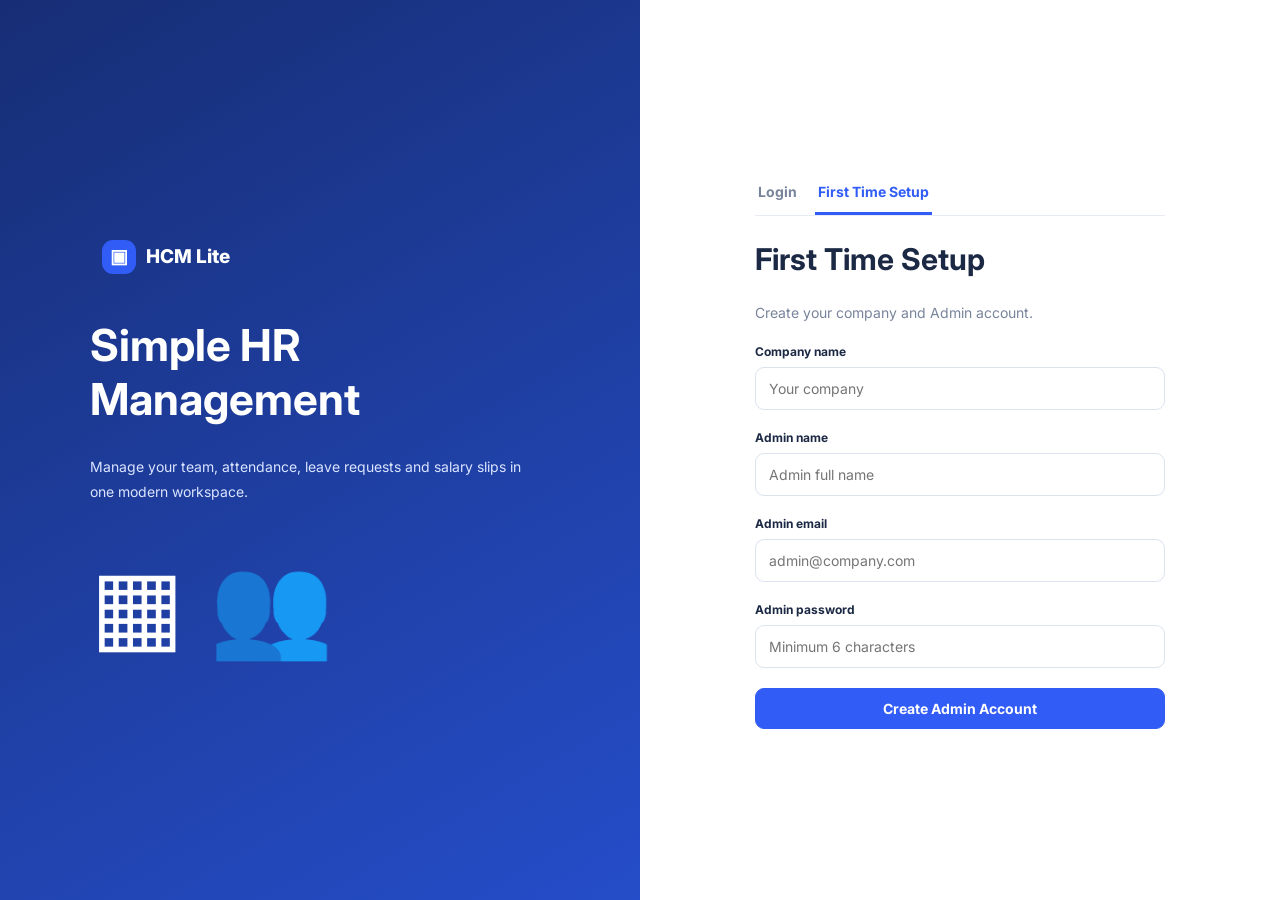
<file: index.html>
<!doctype html>
<html lang="en">

<head>
    <meta charset="UTF-8">
    <meta name="viewport" content="width=device-width, initial-scale=1">
    <title>Login | HCM Lite</title>
    <link rel="stylesheet" href="css/style.css">
</head>

<body>
    <main class="login-page">

        <section class="login-art">
            <div class="brand">
                <span class="brand-icon">▣</span> HCM Lite
            </div>

            <h1>Simple HR Management</h1>

            <p>
                Manage your team, attendance, leave requests
                and salary slips in one modern workspace.
            </p>

            <div class="login-illustration" aria-hidden="true">
                ▦ 👥
            </div>
        </section>

        <section class="login-panel">
            <div class="login-box">

                <!-- Tabs -->
                <div class="tabs">
                    <a href="#login" id="login-tab" class="active">
                        Login
                    </a>

                    <a href="#setup" id="setup-tab">
                        First Time Setup
                    </a>
                </div>

                <!-- LOGIN SECTION -->
                <div id="login-section">

                    <h2>Welcome back</h2>
                    <p class="muted">Sign in to your account</p>

                    <form id="login-form">

                        <div class="field">
                            <label for="email">Email address</label>

                            <input
                                id="email"
                                type="email"
                                placeholder="you@company.com"
                                autocomplete="username"
                                required
                            >
                        </div>

                        <div class="field">
                            <label for="password">Password</label>

                            <input
                                id="password"
                                type="password"
                                placeholder="Enter password"
                                autocomplete="current-password"
                                required
                            >
                        </div>

                        <p id="login-error" class="form-message"
                           role="alert" aria-live="polite"></p>

                        <button class="btn" type="submit">
                            Login
                        </button>

                    </form>
                </div>

                <!-- FIRST TIME SETUP SECTION -->
                <div id="setup-section" hidden>

                    <h2>First Time Setup</h2>

                    <p class="muted">
                        Create your company and Admin account.
                    </p>

                    <form id="setup-form">

                        <div class="field">
                            <label for="company">Company name</label>

                            <input
                                id="company"
                                type="text"
                                placeholder="Your company"
                                required
                            >
                        </div>

                        <div class="field">
                            <label for="admin-name">Admin name</label>

                            <input
                                id="admin-name"
                                type="text"
                                placeholder="Admin full name"
                                required
                            >
                        </div>

                        <div class="field">
                            <label for="admin-email">Admin email</label>

                            <input
                                id="admin-email"
                                type="email"
                                placeholder="admin@company.com"
                                required
                            >
                        </div>

                        <div class="field">
                            <label for="admin-pass">Admin password</label>

                            <input
                                id="admin-pass"
                                type="password"
                                placeholder="Minimum 6 characters"
                                minlength="6"
                                autocomplete="new-password"
                                required
                            >
                        </div>

                        <p id="setup-error" class="form-message"
                           role="alert" aria-live="polite"></p>

                        <button class="btn" type="submit">
                            Create Admin Account
                        </button>

                    </form>
                </div>

            </div>
        </section>

    </main>

    <script src="js/storage.js"></script>
    <script src="js/auth.js"></script>
    <script src="js/ui.js"></script>
    <script src="js/login.js"></script>

</body>
</html>
</file>
<file: css/style.css>
@import url('https://fonts.googleapis.com/css2?family=Inter:wght@400;500;600;700;800&display=swap');

:root {
    --navy: #101f45;
    --blue: #315cf5;
    --bg: #f3f6fc;
    --text: #1c2944;
    --muted: #78849b;
    --line: #e6ebf4;
    --green: #139e73;
    --red: #e34b66;
    --orange: #dc8a16
}

* {
    box-sizing: border-box
}

body {
    margin: 0;
    background: var(--bg);
    color: var(--text);
    font-family: Inter, Arial, sans-serif;
    font-size: 14px
}

button,
input,
select,
textarea {
    font: inherit
}

button {
    cursor: pointer
}

a {
    text-decoration: none;
    color: inherit
}

.app {
    display: flex;
    min-height: 100vh
}

.sidebar {
    width: 244px;
    flex: none;
    background: var(--navy);
    color: #c6d2ed;
    padding: 24px 14px;
    display: flex;
    flex-direction: column;
    position: sticky;
    top: 0;
    height: 100vh
}

.brand {
    display: flex;
    gap: 10px;
    align-items: center;
    color: #fff;
    font-weight: 800;
    font-size: 19px;
    padding: 5px 12px 30px
}

.brand-icon {
    display: grid;
    place-items: center;
    background: #315cf5;
    border-radius: 11px;
    width: 34px;
    height: 34px
}

.nav {
    display: grid;
    gap: 7px
}

.nav a {
    padding: 13px 15px;
    border-radius: 9px;
    display: flex;
    gap: 12px;
    align-items: center;
    font-weight: 600
}

.nav a:hover,
.nav a.active {
    background: var(--blue);
    color: white
}

.sidebar-foot {
    margin-top: auto;
    padding: 15px 12px;
    border-top: 1px solid #334164
}

.sidebar-foot small {
    display: block;
    margin-top: 5px;
    color: #99a9ce
}

.main {
    min-width: 0;
    flex: 1
}

.topbar {
    height: 74px;
    background: #fff;
    border-bottom: 1px solid var(--line);
    display: flex;
    align-items: center;
    gap: 20px;
    padding: 0 32px
}

.search {
    background: #f5f7fc;
    border: 1px solid var(--line);
    padding: 11px 14px;
    border-radius: 9px;
    min-width: 240px;
    max-width: 380px;
    width: 100%
}

.top-right {
    margin-left: auto;
    display: flex;
    align-items: center;
    gap: 12px
}

.avatar {
    width: 34px;
    height: 34px;
    border-radius: 50%;
    background: #dfe7ff;
    color: #2449bd;
    display: grid;
    place-items: center;
    font-weight: 800
}

.content {
    padding: 30px 32px;
    max-width: 1600px;
    margin: auto
}

.heading {
    display: flex;
    align-items: center;
    justify-content: space-between;
    gap: 14px;
    margin-bottom: 25px
}

.heading h1 {
    font-size: 26px;
    margin: 0 0 7px
}

.muted {
    color: var(--muted);
    margin: 0;
    line-height: 1.55
}

.btn {
    background: var(--blue);
    color: white;
    border: 1px solid var(--blue);
    border-radius: 9px;
    padding: 11px 17px;
    font-weight: 700;
    display: inline-flex;
    align-items: center;
    justify-content: center;
    gap: 7px
}

.btn:hover {
    filter: brightness(.95)
}

.btn.outline {
    background: white;
    color: var(--blue)
}

.btn.danger {
    background: #fce7eb;
    border-color: #fce7eb;
    color: #d53d5a
}

.btn.success {
    background: #def6eb;
    border-color: #def6eb;
    color: #0b9067
}

.btn.small {
    padding: 7px 10px;
    font-size: 12px
}

.stats {
    display: grid;
    grid-template-columns: repeat(4, minmax(0, 1fr));
    gap: 18px;
    margin-bottom: 20px
}

.stat {
    background: white;
    border: 1px solid var(--line);
    border-radius: 14px;
    padding: 22px;
    display: flex;
    justify-content: space-between;
    gap: 10px;
    align-items: center
}

.stat strong {
    font-size: 29px;
    display: block;
    margin: 9px 0 4px
}

.stat-icon {
    font-size: 24px;
    background: #edf2ff;
    padding: 12px;
    border-radius: 12px
}

.grid-two {
    display: grid;
    grid-template-columns: 1.4fr 1fr;
    gap: 20px
}

.card {
    background: white;
    border: 1px solid var(--line);
    border-radius: 14px;
    padding: 22px;
    margin-bottom: 20px;
    min-width: 0
}

.card h2 {
    font-size: 17px;
    margin: 0 0 18px
}

.card h3 {
    font-size: 14px
}

.table-wrap {
    width: 100%;
    overflow-x: auto
}

table {
    border-collapse: collapse;
    width: 100%;
    text-align: left;
    min-width: 650px
}

th,
td {
    padding: 15px 12px;
    border-bottom: 1px solid var(--line);
    white-space: nowrap
}

th {
    font-size: 12px;
    color: var(--muted);
    background: #f8faff
}

tr:last-child td {
    border-bottom: 0
}

.pill {
    display: inline-block;
    border-radius: 99px;
    padding: 6px 10px;
    font-size: 11px;
    font-weight: 700;
    background: #e0f6ec;
    color: #14825c
}

.pill.pending {
    background: #fff2d9;
    color: #a46a00
}

.pill.rejected {
    background: #ffe6eb;
    color: #c33755
}

.filters {
    display: flex;
    gap: 12px;
    flex-wrap: wrap;
    margin-bottom: 20px
}

.field {
    display: grid;
    gap: 8px;
    min-width: 0
}

.field label {
    font-size: 12px;
    font-weight: 700
}

.field input,
.field select,
.field textarea,
.filters input,
.filters select {
    width: 100%;
    border: 1px solid #dce3ef;
    border-radius: 9px;
    padding: 12px 13px;
    background: white;
    color: var(--text);
    min-width: 0
}

.form-grid {
    display: grid;
    grid-template-columns: repeat(2, minmax(0, 1fr));
    gap: 18px
}

.field.full {
    grid-column: 1/-1
}

.actions {
    display: flex;
    gap: 10px;
    flex-wrap: wrap;
    margin-top: 22px
}

.chat {
    display: flex;
    gap: 10px
}

.chat input {
    flex: 1;
    min-width: 0;
    padding: 12px;
    border: 1px solid var(--line);
    border-radius: 9px
}

.chart-placeholder {
    height: 205px;
    display: grid;
    place-items: center;
    background: repeating-linear-gradient(to top, #fff, #fff 39px, #f0f3f9 40px);
    border-radius: 10px
}

.bars {
    height: 155px;
    display: flex;
    align-items: end;
    gap: 14px;
    width: 85%
}

.bars span {
    flex: 1;
    background: linear-gradient(#6382ff, #315cf5);
    border-radius: 7px 7px 0 0
}

.quick-links {
    display: grid;
    gap: 11px
}

.quick-links a {
    background: #f1f5ff;
    color: #2b53cc;
    padding: 14px;
    border-radius: 9px;
    font-weight: 700
}

.menu-toggle,
.mobile-overlay {
    display: none
}

.login-page {
    min-height: 100vh;
    display: grid;
    grid-template-columns: 1fr 1fr;
    background: white
}

.login-art {
    background: linear-gradient(150deg, #172e75, #254dc9);
    color: white;
    padding: 9vw 7vw;
    display: flex;
    flex-direction: column;
    justify-content: center
}

.login-art h1 {
    font-size: 44px;
    margin: 14px 0
}

.login-art p {
    line-height: 1.8;
    max-width: 450px;
    color: #dbe5ff
}

.login-illustration {
    font-size: 100px;
    margin-top: 25px
}

.login-panel {
    display: grid;
    place-items: center;
    padding: 40px
}

.login-box {
    width: 100%;
    max-width: 410px
}

.login-box h2 {
    font-size: 30px
}

.login-box .field {
    margin: 20px 0
}

.login-box .btn {
    width: 100%
}

.tabs {
    display: flex;
    gap: 15px;
    border-bottom: 1px solid var(--line);
    margin-bottom: 20px
}

.tabs a {
    padding: 12px 3px;
    color: var(--muted);
    font-weight: 700
}

.tabs a.active {
    border-bottom: 3px solid var(--blue);
    color: var(--blue)
}

.payslip {
    background: white;
    border: 1px solid var(--line);
    padding: 28px;
    border-radius: 14px
}

.slip-top {
    display: flex;
    justify-content: space-between;
    gap: 15px;
    border-bottom: 1px solid var(--line);
    padding-bottom: 20px
}

.slip-cols {
    display: grid;
    grid-template-columns: 1fr 1fr;
    gap: 30px;
    margin-top: 20px
}

.total {
    background: #ecf2ff;
    color: #183c9e;
    padding: 15px;
    border-radius: 9px;
    display: flex;
    justify-content: space-between;
    font-weight: 800
}

.hint {
    font-size: 12px;
    color: var(--muted);
    margin-top: 12px
}

.toast {
    background: #eef3ff;
    color: #2d4eaa;
    border-radius: 10px;
    padding: 12px 14px;
    margin-bottom: 20px
}

.sr-only {
    position: absolute;
    width: 1px;
    height: 1px;
    overflow: hidden;
    clip: rect(0, 0, 0, 0)
}

@media(max-width:1100px) {
    .stats {
        grid-template-columns: repeat(2, minmax(0, 1fr))
    }

    .grid-two {
        grid-template-columns: 1fr
    }

    .content {
        padding: 24px
    }

    .topbar {
        padding: 0 24px
    }
}

@media(max-width:760px) {
    .sidebar {
        position: fixed;
        z-index: 30;
        transform: translateX(-100%);
        transition: transform .25s;
        width: 260px
    }

    .sidebar.open {
        transform: translateX(0)
    }

    .mobile-overlay.show {
        display: block;
        position: fixed;
        inset: 0;
        background: #0713309c;
        z-index: 20
    }

    .menu-toggle {
        display: inline-flex;
        background: none;
        border: 0;
        font-size: 23px;
        color: var(--navy)
    }

    .topbar {
        height: 65px;
        padding: 0 16px
    }

    .topbar .search {
        display: none
    }

    .content {
        padding: 20px 15px
    }

    .heading {
        align-items: flex-start;
        flex-direction: column
    }

    .heading h1 {
        font-size: 23px
    }

    .login-page {
        grid-template-columns: 1fr
    }

    .login-art {
        padding: 30px 24px
    }

    .login-art h1 {
        font-size: 28px
    }

    .login-illustration {
        display: none
    }

    .login-panel {
        padding: 32px 20px
    }

    .slip-cols {
        grid-template-columns: 1fr
    }

    .slip-top {
        flex-direction: column
    }
}

@media(max-width:480px) {
    .stats {
        grid-template-columns: 1fr 1fr;
        gap: 10px
    }

    .stat {
        padding: 13px;
        align-items: flex-start
    }

    .stat strong {
        font-size: 23px
    }

    .stat-icon {
        font-size: 18px;
        padding: 7px
    }

    .card {
        padding: 15px
    }

    .form-grid {
        grid-template-columns: 1fr
    }

    .filters>* {
        flex: 1 1 100%
    }

    .top-right span {
        display: none
    }

    .chat {
        flex-direction: column
    }

    .slip-top h2 {
        font-size: 18px
    }

    .payslip {
        padding: 15px
    }
}

@media print {

    .sidebar,
    .topbar,
    .heading .btn,
    .actions,
    .toast {
        display: none !important
    }

    .main,
    .content {
        padding: 0 !important
    }

    .payslip {
        border: 0
    }

    .app {
        display: block
    }

    body {
        background: white
    }
}

/* Login and Setup Functionality */

[hidden] {
    display: none !important;
}

.form-message {
    color: #dc2626;
    font-size: 13px;
    margin: 10px 0;
}

.form-message:empty {
    display: none;
}

.login-box input {
    width: 100%;
    max-width: 100%;
}

@media (max-width: 480px) {
    .login-box {
        width: 100%;
    }

    .login-box .tabs {
        display: flex;
        flex-wrap: wrap;
        gap: 8px;
    }

    .login-box .tabs a {
        font-size: 13px;
    }
}

/* Employee Management Messages */

.form-message {
    color: #dc2626;
    font-size: 14px;
    margin: 12px 0;
    line-height: 1.5;
}

.form-message.success {
    color: #15803d;
}

.form-message:empty {
    display: none;
}

#cancel-edit-btn {
    margin-top: 8px;
}

#cancel-edit-btn[hidden] {
    display: none !important;
}

#employee-table-body td {
    vertical-align: middle;
}

@media (max-width: 600px) {
    #add {
        scroll-margin-top: 16px;
    }

    #employee-form .field.full .btn {
        max-width: 100%;
    }
}


/* Employee Dashboard */

#check-in-btn:disabled,
#check-out-btn:disabled {
    opacity: 0.55;
    cursor: not-allowed;
}

#attendance-table-body td,
#leave-table-body td {
    vertical-align: middle;
}

#employee-message.success {
    color: #15803d;
}

#employee-message:not(:empty) {
    padding: 8px 0;
}

@media (max-width: 600px) {
    #attendance,
    #apply {
        scroll-margin-top: 16px;
    }

    #attendance .actions {
        display: flex;
        flex-wrap: wrap;
        gap: 10px;
    }

    #attendance .actions button {
        flex: 1 1 130px;
    }
}

/* Admin Leave Management */

.leave-comment-input {
    width: 160px;
    max-width: 100%;
    min-height: 55px;
    padding: 8px;
    border: 1px solid #d5dbea;
    border-radius: 8px;
    font: inherit;
    font-size: 13px;
    resize: vertical;
}

#leaves-table-body td {
    vertical-align: middle;
}

#leaves-table-body .actions {
    display: flex;
    flex-wrap: wrap;
    gap: 6px;
    margin-top: 8px;
}

#leaves-table-body .btn {
    white-space: nowrap;
}

#leaves-message.success {
    color: #15803d;
}

@media (max-width: 600px) {
    .leave-comment-input {
        width: 140px;
    }
}

/* Company Settings Messages */

#settings-message.success {
    color: #15803d;
}

#settings-message:not(:empty) {
    margin: 12px 0;
    line-height: 1.5;
}
</file>
